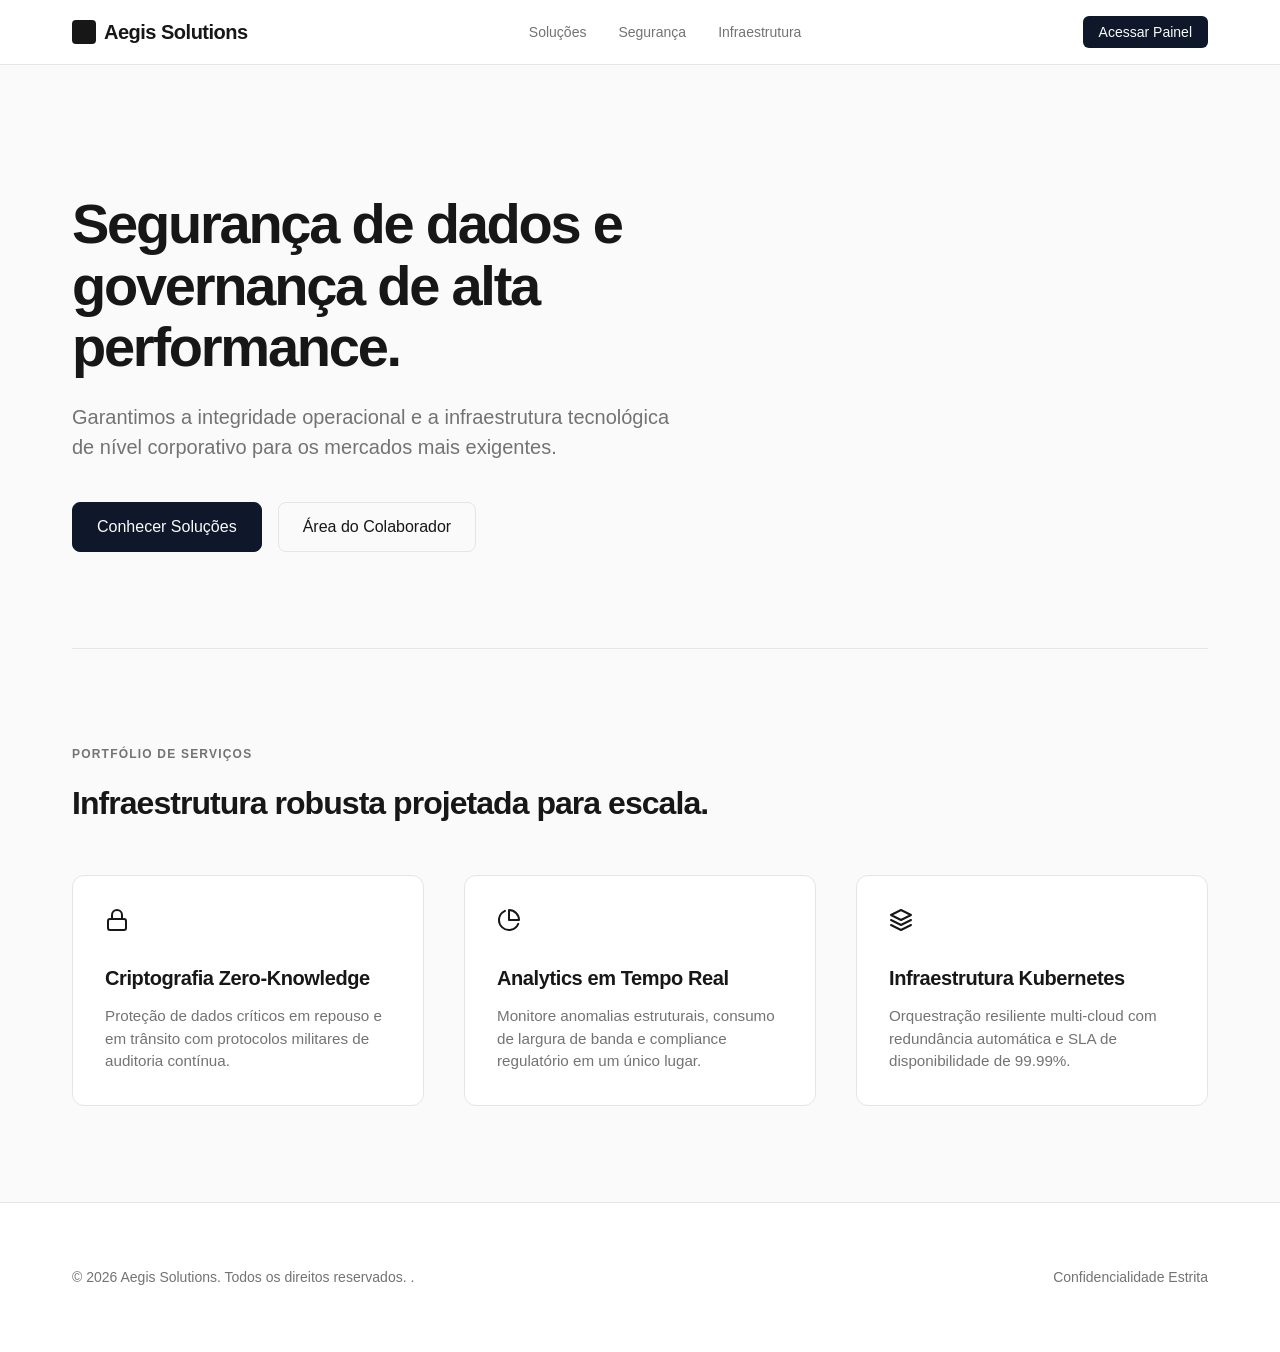
<file: Organizacao.html>
<!DOCTYPE html>
<html lang="pt-BR">
<head>
    <meta charset="UTF-8">
    <meta name="viewport" content="width=device-width, initial-scale=1.0">
    <title>Aegis Enterprise Solutions</title>
    <style>
        :root {
            --bg: #fafafa;
            --surface: #ffffff;
            --text-main: #171717;
            --text-muted: #737373;
            --accent: #0f172a; /* Slate 900 */
            --accent-hover: #334155;
            --border: #e5e5e5;
            --success: #10b981;
            --error: #ef4444;
            --font-sans: -apple-system, BlinkMacSystemFont, "Segoe UI", Roboto, Helvetica, Arial, sans-serif;
        }

        /* Dark mode values if preferred */
        @media (prefers-color-scheme: dark) {
            :root {
                --bg: #0a0a0a;
                --surface: #121212;
                --text-main: #f5f5f5;
                --text-muted: #a3a3a3;
                --accent: #ffffff;
                --accent-hover: #e5e5e5;
                --border: #262626;
            }
        }

        * {
            box-sizing: border-box;
            margin: 0;
            padding: 0;
            font-family: var(--font-sans);
            -webkit-font-smoothing: antialiased;
        }

        body {
            background-color: var(--bg);
            color: var(--text-main);
            line-height: 1.5;
            overflow-x: hidden;
            transition: background-color 0.3s, color 0.3s;
        }

        /* Layout Container */
        .container {
            max-width: 1200px;
            margin: 0 auto;
            padding: 0 2rem;
        }

        /* Navbar */
        nav {
            border-bottom: 1px solid var(--border);
            background: var(--surface);
            position: sticky;
            top: 0;
            z-index: 100;
        }

        .nav-wrapper {
            display: flex;
            justify-content: space-between;
            align-items: center;
            height: 4rem;
        }

        .logo {
            font-weight: 700;
            font-size: 1.25rem;
            letter-spacing: -0.025em;
            display: flex;
            align-items: center;
            gap: 0.5rem;
        }

        .logo-symbol {
            width: 1.5rem;
            height: 1.5rem;
            background: var(--text-main);
            border-radius: 4px;
        }

        .nav-links {
            display: flex;
            gap: 2rem;
            list-style: none;
        }

        .nav-links a {
            color: var(--text-muted);
            text-decoration: none;
            font-size: 0.875rem;
            font-weight: 500;
            transition: color 0.2s;
        }

        .nav-links a:hover {
            color: var(--text-main);
        }

        .nav-cta {
            background: var(--accent);
            color: var(--bg);
            border: none;
            padding: 0.5rem 1rem;
            border-radius: 6px;
            font-size: 0.875rem;
            font-weight: 500;
            cursor: pointer;
            transition: opacity 0.2s;
        }

        .nav-cta:hover {
            opacity: 0.9;
        }

        /* Hero Section (Decide/Learn Surface) */
        .hero {
            padding: 8rem 0 6rem;
            text-align: left;
        }

        .hero-title {
            font-size: 3.5rem;
            font-weight: 800;
            letter-spacing: -0.04em;
            line-height: 1.1;
            margin-bottom: 1.5rem;
            max-width: 800px;
        }

        .hero-subtitle {
            font-size: 1.25rem;
            color: var(--text-muted);
            max-width: 600px;
            margin-bottom: 2.5rem;
        }

        .hero-ctas {
            display: flex;
            gap: 1rem;
        }

        .btn {
            padding: 0.75rem 1.5rem;
            border-radius: 8px;
            font-weight: 500;
            font-size: 1rem;
            cursor: pointer;
            transition: all 0.2s;
            text-decoration: none;
            display: inline-block;
        }

        .btn-primary {
            background: var(--accent);
            color: var(--bg);
            border: 1px solid var(--accent);
        }

        .btn-primary:hover {
            background: var(--accent-hover);
        }

        .btn-secondary {
            background: transparent;
            color: var(--text-main);
            border: 1px solid var(--border);
        }

        .btn-secondary:hover {
            background: var(--surface);
            border-color: var(--text-main);
        }

        /* Features Section */
        .features {
            padding: 6rem 0;
            border-top: 1px solid var(--border);
        }

        .section-label {
            font-size: 0.75rem;
            text-transform: uppercase;
            letter-spacing: 0.1em;
            font-weight: 700;
            color: var(--text-muted);
            margin-bottom: 1rem;
        }

        .section-title {
            font-size: 2rem;
            font-weight: 700;
            letter-spacing: -0.03em;
            margin-bottom: 3rem;
        }

        .feature-grid {
            display: grid;
            grid-template-columns: repeat(auto-fit, minmax(280px, 1fr));
            gap: 2.5rem;
        }

        .feature-card {
            background: var(--surface);
            border: 1px solid var(--border);
            padding: 2rem;
            border-radius: 12px;
            transition: border-color 0.2s;
        }

        .feature-card:hover {
            border-color: var(--text-main);
        }

        .feature-icon {
            margin-bottom: 1.5rem;
            color: var(--text-main);
        }

        .feature-card h3 {
            font-size: 1.25rem;
            font-weight: 600;
            margin-bottom: 0.75rem;
            letter-spacing: -0.02em;
        }

        .feature-card p {
            color: var(--text-muted);
            font-size: 0.95rem;
        }

        /* Footer */
        footer {
            border-top: 1px solid var(--border);
            padding: 4rem 0;
            background: var(--surface);
            font-size: 0.875rem;
            color: var(--text-muted);
        }

        .footer-wrapper {
            display: flex;
            justify-content: space-between;
            align-items: center;
        }

        .secret-anchor {
            text-decoration: none;
            color: inherit;
            cursor: default;
        }

        /* Hidden Employee SSO Portal Modal (Operate Surface) */
        .modal {
            display: none;
            position: fixed;
            top: 0;
            left: 0;
            width: 100%;
            height: 100%;
            background: rgba(0, 0, 0, 0.4);
            backdrop-filter: blur(4px);
            justify-content: center;
            align-items: center;
            z-index: 1000;
        }

        .modal-card {
            background: var(--surface);
            border: 1px solid var(--border);
            border-radius: 16px;
            width: 100%;
            max-width: 420px;
            padding: 2.5rem;
            box-shadow: 0 20px 25px -5px rgba(0, 0, 0, 0.1), 0 10px 10px -5px rgba(0, 0, 0, 0.04);
            animation: slideUp 0.3s cubic-bezier(0.16, 1, 0.3, 1);
        }

        @keyframes slideUp {
            from { transform: translateY(10px); opacity: 0; }
            to { transform: translateY(0); opacity: 1; }
        }

        .modal-header {
            margin-bottom: 2rem;
        }

        .modal-title {
            font-size: 1.5rem;
            font-weight: 700;
            letter-spacing: -0.03em;
            margin-bottom: 0.5rem;
        }

        .modal-subtitle {
            font-size: 0.875rem;
            color: var(--text-muted);
        }

        .form-group {
            margin-bottom: 1.25rem;
        }

        .form-group label {
            display: block;
            font-size: 0.875rem;
            font-weight: 500;
            margin-bottom: 0.5rem;
        }

        .form-control {
            width: 100%;
            padding: 0.75rem 1rem;
            border: 1px solid var(--border);
            border-radius: 8px;
            background: var(--bg);
            color: var(--text-main);
            font-size: 0.95rem;
            transition: border-color 0.2s;
        }

        .form-control:focus {
            outline: none;
            border-color: var(--text-main);
        }

        .modal-actions {
            margin-top: 2rem;
            display: flex;
            flex-direction: column;
            gap: 0.75rem;
        }

        /* Employee Dashboard (Monitor Surface) - Initially Hidden */
        #dashboard {
            display: none;
            padding: 6rem 0;
            border-top: 1px solid var(--border);
            animation: fadeIn 0.4s ease;
        }

        @keyframes fadeIn {
            from { opacity: 0; }
            to { opacity: 1; }
        }

        .db-header {
            display: flex;
            justify-content: space-between;
            align-items: center;
            margin-bottom: 3rem;
        }

        .status-badge {
            display: inline-flex;
            align-items: center;
            gap: 0.5rem;
            font-size: 0.875rem;
            font-weight: 500;
            color: var(--success);
            background: rgba(16, 185, 129, 0.1);
            padding: 0.25rem 0.75rem;
            border-radius: 9999px;
        }

        .status-dot {
            width: 0.5rem;
            height: 0.5rem;
            background: var(--success);
            border-radius: 50%;
        }

        .db-grid {
            display: grid;
            grid-template-columns: 2fr 1fr;
            gap: 2.5rem;
        }

        @media (max-width: 768px) {
            .db-grid {
                grid-template-columns: 1fr;
            }
        }

        .db-card {
            background: var(--surface);
            border: 1px solid var(--border);
            border-radius: 12px;
            padding: 2rem;
        }

        .db-card h3 {
            font-size: 1.25rem;
            font-weight: 600;
            margin-bottom: 1.5rem;
            letter-spacing: -0.02em;
        }

        /* Enterprise Directory Table */
        .table-wrapper {
            overflow-x: auto;
        }

        table {
            width: 100%;
            border-collapse: collapse;
            text-align: left;
            font-size: 0.875rem;
        }

        th {
            padding: 0.75rem 1rem;
            border-bottom: 2px solid var(--border);
            font-weight: 600;
            color: var(--text-muted);
        }

        td {
            padding: 1rem;
            border-bottom: 1px solid var(--border);
        }

        .badge-dept {
            background: var(--bg);
            border: 1px solid var(--border);
            padding: 0.125rem 0.5rem;
            border-radius: 4px;
            font-size: 0.75rem;
            font-weight: 500;
        }

        /* Terminal-like Logs Card */
        .logs-panel {
            background: #171717;
            color: #a3a3a3;
            font-family: monospace;
            padding: 1.5rem;
            border-radius: 8px;
            font-size: 0.8rem;
            height: 240px;
            overflow-y: auto;
        }

        .log-entry {
            margin-bottom: 0.5rem;
        }

        .log-time {
            color: #525252;
            margin-right: 0.5rem;
        }

        .log-success {
            color: #4ade80;
        }
    </style>
</head>
<body>

    <!-- Navigation -->
    <nav>
        <div class="container nav-wrapper">
            <div class="logo">
                <div class="logo-symbol"></div>
                Aegis Solutions
            </div>
            <ul class="nav-links">
                <li><a href="#features">Soluções</a></li>
                <li><a href="#about">Segurança</a></li>
                <li><a href="#compliance">Infraestrutura</a></li>
            </ul>
            <button class="nav-cta" onclick="document.getElementById('contact-alert').style.display='block'">Acessar Painel</button>
        </div>
    </nav>

    <!-- Hero Area (Decide/Learn) -->
    <main class="container">
        <section class="hero">
            <h1 class="hero-title">Segurança de dados e governança de alta performance.</h1>
            <p class="hero-subtitle">Garantimos a integridade operacional e a infraestrutura tecnológica de nível corporativo para os mercados mais exigentes.</p>
            <div class="hero-ctas">
                <a href="#features" class="btn btn-primary">Conhecer Soluções</a>
                <a href="javascript:void(0)" onclick="openSsoModal()" class="btn btn-secondary">Área do Colaborador</a>
            </div>
        </section>

        <!-- Features (Decide/Learn Grid) -->
        <section class="features" id="features">
            <div class="section-label">Portfólio de Serviços</div>
            <h2 class="section-title">Infraestrutura robusta projetada para escala.</h2>
            <div class="feature-grid">
                <div class="feature-card">
                    <svg class="feature-icon" width="24" height="24" viewBox="0 0 24 24" fill="none" stroke="currentColor" stroke-width="2" stroke-linecap="round" stroke-linejoin="round"><rect x="3" y="11" width="18" height="11" rx="2" ry="2"></rect><path d="M7 11V7a5 5 0 0 1 10 0v4"></path></svg>
                    <h3>Criptografia Zero-Knowledge</h3>
                    <p>Proteção de dados críticos em repouso e em trânsito com protocolos militares de auditoria contínua.</p>
                </div>
                <div class="feature-card">
                    <svg class="feature-icon" width="24" height="24" viewBox="0 0 24 24" fill="none" stroke="currentColor" stroke-width="2" stroke-linecap="round" stroke-linejoin="round"><path d="M21.21 15.89A10 10 0 1 1 8 2.83"></path><path d="M22 12A10 10 0 0 0 12 2v10z"></path></svg>
                    <h3>Analytics em Tempo Real</h3>
                    <p>Monitore anomalias estruturais, consumo de largura de banda e compliance regulatório em um único lugar.</p>
                </div>
                <div class="feature-card">
                    <svg class="feature-icon" width="24" height="24" viewBox="0 0 24 24" fill="none" stroke="currentColor" stroke-width="2" stroke-linecap="round" stroke-linejoin="round"><polygon points="12 2 2 7 12 12 22 7 12 2"></polygon><polyline points="2 17 12 22 22 17"></polyline><polyline points="2 12 12 17 22 12"></polyline></svg>
                    <h3>Infraestrutura Kubernetes</h3>
                    <p>Orquestração resiliente multi-cloud com redundância automática e SLA de disponibilidade de 99.99%.</p>
                </div>
            </div>
        </section>

        <!-- Dynamic / Secret Employee Dashboard (Monitor / Operate Surface) -->
        <section id="dashboard">
            <div class="db-header">
                <div>
                    <div class="section-label" style="margin-bottom:0.25rem;">Painel de Controle Interno</div>
                    <h2 class="section-title" style="margin-bottom:0;">Consolo Operacional</h2>
                </div>
                <span class="status-badge">
                    <span class="status-dot"></span>
                    Sistemas Operacionais
                </span>
            </div>

            <div class="db-grid">
                <!-- Directory (Database Visualizer) -->
                <div class="db-card">
                    <h3>Base de Dados de Colaboradores</h3>
                    <div class="table-wrapper">
                        <table>
                            <thead>
                                <tr>
                                    <th>ID</th>
                                    <th>Nome</th>
                                    <th>Departamento</th>
                                    <th>Credencial</th>
                                </tr>
                            </thead>
                            <tbody id="directory-body">
                                <!-- Populated dynamically -->
                            </tbody>
                        </table>
                    </div>
                </div>

                <!-- Diagnostics & Security Logs -->
                <div class="db-card">
                    <h3>Registros de Segurança (Logs)</h3>
                    <div class="logs-panel" id="logs-terminal">
                        <!-- Simulated logs populate here -->
                    </div>
                </div>
            </div>
        </section>
    </main>

    <!-- Footer with secret SSO trigger -->
    <footer>
        <div class="container footer-wrapper">
            <div>
                © 2026 Aegis Solutions. Todos os direitos reservados. 
                <!-- Secret dot trigger: subtle hidden link -->
                <a href="javascript:void(0)" onclick="openSsoModal()" class="secret-anchor">.</a>
            </div>
            <div>
                Confidencialidade Estrita
            </div>
        </div>
    </footer>

    <!-- Enterprise SSO Login Modal (SSO Style UI) -->
    <div class="modal" id="sso-modal" onclick="closeSsoModalOutside(event)">
        <div class="modal-card" onclick="event.stopPropagation()">
            <div class="modal-header">
                <h3 class="modal-title">Aegis Single Sign-On</h3>
                <p class="modal-subtitle">Insira suas credenciais corporativas autorizadas.</p>
            </div>
            
            <div class="form-group">
                <label for="sso-user">E-mail Corporativo</label>
                <input type="email" id="sso-user" class="form-control" placeholder="usuario@aegis.corp" autocomplete="off">
            </div>

            <div class="form-group">
                <label for="sso-pass">Código de Acesso</label>
                <input type="password" id="sso-pass" class="form-control" placeholder="••••••••" autocomplete="off">
            </div>

            <div class="modal-actions">
                <button class="btn btn-primary" onclick="attemptLogin()">Autenticar</button>
                <button class="btn btn-secondary" onclick="closeSsoModal()">Cancelar</button>
            </div>
        </div>
    </div>

    <!-- Fallback general modal for public "Acessar Painel" -->
    <div class="modal" id="contact-alert" onclick="this.style.display='none'">
        <div class="modal-card" onclick="event.stopPropagation()">
            <h3 class="modal-title" style="margin-bottom: 1rem;">Área Restrita</h3>
            <p style="font-size: 0.95rem; color: var(--text-muted); margin-bottom: 2rem;">Este painel corporativo exige conexões VPN locais e autenticação biométrica avançada para visitantes.</p>
            <button class="btn btn-primary" style="width:100%;" onclick="document.getElementById('contact-alert').style.display='none'">Fechar</button>
        </div>
    </div>

    <script>
        // Highly realistic mockup database
        const employees = [
            { id: "AEG-01", name: "Natã N.", dept: "Chief Operations Officer", credential: "Nível 5 (Líder)" },
            { id: "AEG-02", name: "Sonya A.I.", dept: "Sistemas Cognitivos", credential: "Nível 5 (Total)" },
            { id: "AEG-09", name: "Gabriel S.", dept: "Infraestrutura Física", credential: "Nível 3" },
            { id: "AEG-14", name: "Juliana K.", dept: "Auditoria Interna", credential: "Nível 4" },
            { id: "AEG-23", name: "Rodrigo M.", dept: "DevOps & Cloud", credential: "Nível 3" }
        ];

        // System Diagnostic Log Generator
        const logLines = [
            "Initializing handshake with Aegis-Core DB cluster...",
            "SSO authentication provider verified successfully.",
            "Integrity checking database partition AEG_SECTOR_05...",
            "VPN active connection: node-saopaulo-04.aegis.corp established.",
            "Docker cluster status: healthy [24 active instances]",
            "SIEM analyzer: zero threat factors registered in last 60m.",
            "Active encryption keys rotation initiated [SHA-512]."
        ];

        function openSsoModal() {
            document.getElementById('sso-modal').style.display = 'flex';
            document.getElementById('sso-user').focus();
        }

        function closeSsoModal() {
            document.getElementById('sso-modal').style.display = 'none';
        }

        function closeSsoModalOutside(event) {
            closeSsoModal();
        }

        function attemptLogin() {
            const user = document.getElementById('sso-user').value.trim();
            const pass = document.getElementById('sso-pass').value.trim();

            // Simple admin check: credential is 'admin123'
            if (pass === "admin123" && user.endsWith("@aegis.corp")) {
                closeSsoModal();
                showDashboard();
            } else {
                alert("Falha de autenticação. Código de acesso ou credencial inválidos para servidores seguros.");
            }
        }

        function showDashboard() {
            const dbSection = document.getElementById('dashboard');
            dbSection.style.display = 'block';
            dbSection.scrollIntoView({ behavior: 'smooth' });

            // Populate directory table
            const tbody = document.getElementById('directory-body');
            tbody.innerHTML = "";
            employees.forEach(emp => {
                const tr = document.createElement('tr');
                tr.innerHTML = `
                    <td><code>${emp.id}</code></td>
                    <td><strong>${emp.name}</strong></td>
                    <td><span class="badge-dept">${emp.dept}</span></td>
                    <td>${emp.credential}</td>
                `;
                tbody.appendChild(tr);
            });

            // Populate and start terminal logs simulation
            const logsContainer = document.getElementById('logs-terminal');
            logsContainer.innerHTML = "";
            
            let logIndex = 0;
            function addLogLine() {
                if (logIndex < logLines.length) {
                    const line = logLines[logIndex];
                    const timestamp = new Date().toISOString().split('T')[1].substring(0, 8);
                    
                    const logEl = document.createElement('div');
                    logEl.className = "log-entry";
                    logEl.innerHTML = `
                        <span class="log-time">[${timestamp}]</span> 
                        <span class="${line.includes('verified') || line.includes('healthy') ? 'log-success' : ''}">${line}</span>
                    `;
                    logsContainer.appendChild(logEl);
                    logsContainer.scrollTop = logsContainer.scrollHeight;
                    logIndex++;
                    setTimeout(addLogLine, 600);
                }
            }
            addLogLine();
        }

        // Secret keyboard shortcut: Ctrl+Alt+S triggers SSO modal (less conflict with OS shortcuts)
        document.addEventListener('keydown', function(event) {
            if (event.ctrlKey && event.altKey && event.key === 's') {
                event.preventDefault();
                openSsoModal();
            }
        });
    </script>
</body>
</html>
</file>
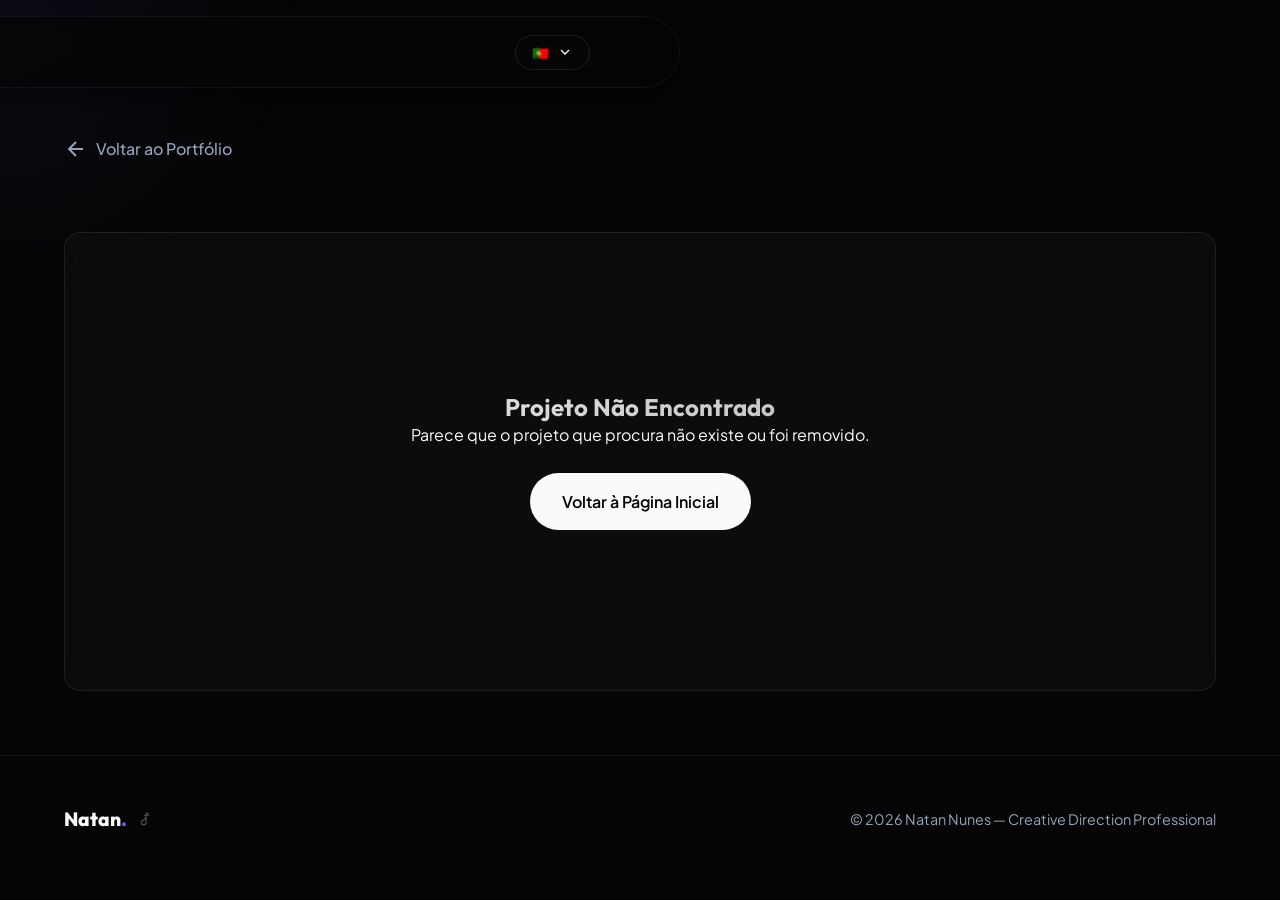
<file: project.html>
<!DOCTYPE html>
<html lang="pt">
<head>
    <meta charset="UTF-8">
    <meta name="viewport" content="width=device-width, initial-scale=1.0">
    <title>Detalhes do Projeto | Natan Nunes — Creative Direction Professional</title>
    <meta name="description" content="Detalhes do projeto no portfolio de Natan Nunes — Video Editor, Graphic Designer e Social Media Specialist baseado em Angola.">
    <meta name="author" content="Natan Nunes">
    <meta name="robots" content="index, follow">

    <!-- Open Graph / Social Sharing -->
    <meta property="og:type" content="website">
    <meta property="og:title" content="Natan Nunes | Creative Direction Professional">
    <meta property="og:description" content="Video Editor, Graphic Designer & Social Media Specialist. Criando experiências visuais premium baseado em Angola.">
    <meta property="og:image" content="assets/og-image.png">
    <meta name="twitter:card" content="summary_large_image">
    <meta name="twitter:title" content="Natan Nunes | Creative Direction Professional">
    <meta name="twitter:image" content="assets/og-image.png">

    <!-- Favicon -->
    <link rel="icon" type="image/svg+xml" href="assets/favicon.svg">
    <link rel="shortcut icon" href="assets/favicon.svg">

    <link rel="preconnect" href="https://fonts.googleapis.com">
    <link rel="preconnect" href="https://fonts.gstatic.com" crossorigin>
    <link href="https://fonts.googleapis.com/css2?family=Outfit:wght@300;400;600;800&family=Plus+Jakarta+Sans:wght@400;500;700&display=swap" rel="stylesheet">
    <link rel="stylesheet" href="style.css">
</head>
<body class="project-page">
    <!-- Custom Mouse Glow -->
    <div class="cursor-glow"></div>
    
    <!-- Navigation -->
    <header class="navbar glass scrolled" style="position: sticky; top: 1rem; margin-bottom: 2rem;">
        <div class="container nav-container flex-between">
            <a href="index.html" class="brand">Natan<span>.</span>Nunes</a>
            <div class="nav-actions" style="display: flex; align-items: center; gap: 1rem;">
                <div class="lang-switcher">
                    <button class="current-lang"><span id="current-lang-icon">🇵🇹</span> <svg viewBox="0 0 24 24" width="16" height="16" stroke="currentColor" stroke-width="2" fill="none"><polyline points="6 9 12 15 18 9"></polyline></svg></button>
                    <div class="lang-dropdown glass">
                        <button class="lang-btn active" data-lang="pt">🇵🇹 PT</button>
                        <button class="lang-btn" data-lang="en">🇬🇧 EN</button>
                        <button class="lang-btn" data-lang="es">🇪🇸 ES</button>
                    </div>
                </div>
            </div>
        </div>
    </header>

    <main class="container">
        <div class="project-header">
            <a href="index.html" class="btn-back">
                <svg width="24" height="24" viewBox="0 0 24 24" fill="none" stroke="currentColor" stroke-width="2"><line x1="19" y1="12" x2="5" y2="12"></line><polyline points="12 19 5 12 12 5"></polyline></svg>
                <span data-i18n="btn_back_portfolio">Voltar ao Portfólio</span>
            </a>
        </div>

        <section id="project-content">
            <!-- Content will be injected here by project.js -->
        </section>
    </main>

    <footer class="footer">
        <div class="container flex-between footer-content">
            <div class="footer-logo">Natan<span>.</span> <svg class="easter-guitar" style="width: 14px; height: 14px; cursor: pointer; margin-left: 8px; opacity: 0.3; transition: opacity 0.3s;" onmouseover="this.style.opacity='1'" onmouseout="this.style.opacity='0.3'" viewBox="0 0 24 24" fill="none" stroke="currentColor" stroke-width="2" stroke-linecap="round" stroke-linejoin="round"><path d="M12 18a4 4 0 1 1-4-4c0-2 2-2 4-4v8z"/><path d="M12 10V4a2 2 0 0 1 2-2h0a2 2 0 0 1 2 2v2"/><path d="M14 6H9"/></svg></div>
            <p>&copy; 2026 Natan Nunes &mdash; Creative Direction Professional</p>
        </div>
    </footer>

    <!-- Scripts -->
    <!-- Load language first -->
    <script src="lang.js"></script>
    <!-- Load data first -->
    <script src="projects-data.js"></script>
    <!-- Common script for mouse glow -->
    <script src="script.js"></script>
    <!-- Specific script for project page -->
    <script src="project.js"></script>
</body>
</html>
</file>
<file: style.css>
/* ==========================================================================
   Premium Agency Portfolio - Natan Nunes
   ========================================================================== */

:root {
    /* Color Palette */
    --bg-dark: #050505;
    --bg-card: rgba(255, 255, 255, 0.03);
    --bg-card-hover: rgba(255, 255, 255, 0.06);
    --border-color: rgba(255, 255, 255, 0.08);
    --primary: #6366f1;
    --primary-glow: rgba(99, 102, 241, 0.4);
    --secondary: #a855f7;
    --text-main: #f8fafc;
    --text-muted: #94a3b8;

    /* Typography */
    --font-heading: 'Outfit', sans-serif;
    --font-body: 'Plus Jakarta Sans', sans-serif;

    /* Transitions */
    --transition-fast: 0.2s cubic-bezier(0.4, 0, 0.2, 1);
    --transition-slow: 0.5s cubic-bezier(0.22, 1, 0.36, 1);
}

/* Base Reset */
*,
*::before,
*::after {
    box-sizing: border-box;
    margin: 0;
    padding: 0;
}

html {
    scroll-behavior: smooth;
    font-size: 16px;
    overflow-x: hidden;
}

body {
    background-color: var(--bg-dark);
    color: var(--text-main);
    font-family: var(--font-body);
    line-height: 1.6;
    overflow-x: hidden;
    position: relative;
    -webkit-font-smoothing: antialiased;
}

/* Custom Cursor Glow */
.cursor-glow {
    position: fixed;
    top: 0;
    left: 0;
    width: 600px;
    height: 600px;
    background: radial-gradient(circle, rgba(99, 102, 241, 0.08) 0%, rgba(0, 0, 0, 0) 70%);
    border-radius: 50%;
    transform: translate(-50%, -50%);
    pointer-events: none;
    z-index: -1;
    transition: transform 0.1s ease;
}

/* Typography */
h1,
h2,
h3,
h4,
h5,
h6 {
    font-family: var(--font-heading);
    font-weight: 700;
    line-height: 1.2;
}

.gradient-text {
    background: linear-gradient(135deg, #fff 0%, #a5a5a5 100%);
    -webkit-background-clip: text;
    -webkit-text-fill-color: transparent;
    background-clip: text;
}

a {
    text-decoration: none;
    color: inherit;
}

/* Layout Utilities */
.container {
    width: 90%;
    max-width: 1280px;
    margin: 0 auto;
}

.section {
    padding: 8rem 0;
}

.relative {
    position: relative;
}

.flex-between {
    display: flex;
    justify-content: space-between;
    align-items: center;
}

/* Glassmorphism */
.glass {
    background: var(--bg-card);
    backdrop-filter: blur(16px);
    -webkit-backdrop-filter: blur(16px);
    border: 1px solid var(--border-color);
    border-radius: 16px;
}

/* Background Blurs */
.bg-blur {
    position: absolute;
    width: 40vw;
    height: 40vw;
    max-width: 500px;
    max-height: 500px;
    border-radius: 50%;
    filter: blur(100px);
    z-index: -1;
    opacity: 0.15;
}

.bg-blur.left {
    background: var(--primary);
    left: -10%;
    top: 20%;
}

.bg-blur.right {
    background: var(--secondary);
    right: -10%;
    top: 50%;
}

/* Buttons */
.btn {
    display: inline-flex;
    align-items: center;
    justify-content: center;
    gap: 0.5rem;
    padding: 1rem 2rem;
    font-family: var(--font-body);
    font-weight: 600;
    font-size: 1rem;
    border-radius: 100px;
    transition: var(--transition-fast);
    cursor: pointer;
    border: none;
}

.btn-primary {
    background: var(--text-main);
    color: var(--bg-dark);
}

.btn-primary:hover {
    transform: translateY(-2px);
    box-shadow: 0 10px 25px rgba(255, 255, 255, 0.15);
}

.btn-outline {
    background: transparent;
    color: var(--text-main);
    border: 1px solid var(--border-color);
}

.btn-outline:hover {
    background: var(--bg-card-hover);
    border-color: rgba(255, 255, 255, 0.2);
}

.btn-accent {
    background: linear-gradient(135deg, rgba(99, 102, 241, 0.15) 0%, rgba(168, 85, 247, 0.15) 100%);
    color: var(--text-main);
    border: 1px solid rgba(99, 102, 241, 0.4);
    box-shadow: 0 4px 15px rgba(99, 102, 241, 0.1);
    backdrop-filter: blur(10px);
    -webkit-backdrop-filter: blur(10px);
}

.btn-accent:hover {
    background: linear-gradient(135deg, var(--primary) 0%, var(--secondary) 100%);
    border-color: transparent;
    color: #fff;
    box-shadow: 0 10px 25px rgba(99, 102, 241, 0.4);
    transform: translateY(-2px);
}

/* Navbar */
.navbar {
    position: fixed;
    top: 1rem;
    left: 50%;
    transform: translateX(-50%);
    width: 95%;
    max-width: 1200px;
    z-index: 1000;
    padding: 1rem 2rem;
    border-radius: 100px;
    transition: var(--transition-slow);
}

.navbar.scrolled {
    background: rgba(5, 5, 5, 0.8);
    box-shadow: 0 10px 30px rgba(0, 0, 0, 0.5);
    border: 1px solid rgba(255, 255, 255, 0.05);
}

.brand {
    font-family: var(--font-heading);
    font-size: 1.5rem;
    font-weight: 800;
    letter-spacing: -0.5px;
}

.brand span {
    color: var(--primary);
}

.nav-links {
    display: flex;
    list-style: none;
    gap: 2rem;
    align-items: center;
}

.nav-link {
    font-size: 0.9rem;
    font-weight: 500;
    color: var(--text-muted);
    transition: var(--transition-fast);
}

.nav-link:hover {
    color: var(--text-main);
}

.btn-contact {
    background: var(--text-main);
    color: var(--bg-dark);
    padding: 0.6rem 1.2rem;
    border-radius: 100px;
}

.btn-contact:hover {
    color: var(--bg-dark);
    background: #e2e8f0;
}

.mobile-menu-btn {
    display: none;
    background: transparent;
    border: none;
    cursor: pointer;
    flex-direction: column;
    gap: 5px;
}

.mobile-menu-btn span {
    width: 25px;
    height: 2px;
    background: var(--text-main);
    transition: 0.3s;
}

/* Hero Section */
.hero {
    min-height: 100vh;
    display: flex;
    align-items: center;
    justify-content: center;
    position: relative;
    padding-top: 120px;
}

#hero-canvas {
    position: absolute;
    top: 0;
    left: 0;
    width: 100%;
    height: 100%;
    z-index: 0;
    opacity: 0.6;
}

.hero-bg-glow {
    position: absolute;
    top: 40%;
    left: 50%;
    transform: translate(-50%, -50%);
    width: 60vw;
    height: 60vw;
    background: radial-gradient(circle, rgba(99, 102, 241, 0.15) 0%, rgba(168, 85, 247, 0.05) 40%, rgba(0, 0, 0, 0) 70%);
    z-index: 0;
    pointer-events: none;
}

.hero-content {
    position: relative;
    z-index: 1;
    text-align: center;
    max-width: 900px;
}

.hero-badge {
    display: inline-block;
    padding: 0.5rem 1rem;
    background: rgba(255, 255, 255, 0.05);
    border: 1px solid var(--border-color);
    border-radius: 100px;
    font-size: 0.85rem;
    font-weight: 500;
    color: var(--text-muted);
    margin-bottom: 2rem;
    backdrop-filter: blur(10px);
}

.hero-badge::before {
    content: '';
    display: inline-block;
    width: 8px;
    height: 8px;
    background: #10b981;
    border-radius: 50%;
    margin-right: 8px;
    box-shadow: 0 0 10px #10b981;
}

.hero-title {
    font-size: clamp(3rem, 8vw, 6rem);
    letter-spacing: -0.03em;
    margin-bottom: 1.5rem;
}

.hero-subtitle {
    font-size: clamp(1.1rem, 2vw, 1.5rem);
    color: var(--text-muted);
    margin-bottom: 3rem;
    max-width: 600px;
    margin-inline: auto;
}

.hero-actions {
    display: flex;
    gap: 1rem;
    justify-content: center;
}

.scroll-indicator {
    position: absolute;
    bottom: 2rem;
    left: 50%;
    transform: translateX(-50%);
    z-index: 1;
    display: flex;
    flex-direction: column;
    align-items: center;
    gap: 0.25rem;
}

.scroll-text {
    font-size: 0.75rem;
    font-weight: 500;
    color: var(--text-muted);
    letter-spacing: 0.15em;
    text-transform: uppercase;
}

.scroll-chevrons {
    display: flex;
    flex-direction: column;
    align-items: center;
    gap: -8px;
}

.scroll-chevron {
    color: var(--text-muted);
    animation: scrollBounce 2s infinite ease-in-out;
}

.scroll-chevron:nth-child(2) {
    margin-top: -10px;
    animation-delay: 0.15s;
    opacity: 0.5;
}

@keyframes scrollBounce {

    0%,
    100% {
        transform: translateY(0);
        opacity: 0.4;
    }

    50% {
        transform: translateY(6px);
        opacity: 1;
    }
}

/* Section Headers */
.section-header {
    margin-bottom: 4rem;
    text-align: center;
}

.section-heading {
    font-size: clamp(2.5rem, 5vw, 4rem);
    letter-spacing: -0.02em;
    margin-bottom: 1rem;
}

.section-subheading {
    color: var(--text-muted);
    font-size: 1.1rem;
    max-width: 600px;
    margin: 0 auto;
}

/* About Section */
.about-grid {
    display: grid;
    grid-template-columns: 1fr 1fr;
    gap: 4rem;
    align-items: center;
}

.about-text .lead {
    font-size: 1.25rem;
    color: var(--text-main);
    margin-bottom: 1.5rem;
}

.about-text p {
    color: var(--text-muted);
    margin-bottom: 1.5rem;
}

/* Tools & Technologies Box */
.tools-container {
    margin-top: 2.5rem;
    padding: 1.5rem 1.75rem;
    border-radius: 16px;
    background: rgba(255, 255, 255, 0.03);
    border: 1px solid rgba(255, 255, 255, 0.08);
    box-shadow: 0 10px 30px rgba(0, 0, 0, 0.25);
    width: 100%;
}

.tools-title {
    font-size: 1.05rem;
    font-weight: 700;
    color: var(--text-main);
    display: inline-flex;
    align-items: center;
    gap: 0.6rem;
    margin-bottom: 1.25rem;
    padding-bottom: 0.75rem;
    border-bottom: 1px solid rgba(255, 255, 255, 0.08);
    width: 100%;
    letter-spacing: -0.01em;
}

.tools-title svg {
    color: var(--primary);
    flex-shrink: 0;
}

.tools-list {
    display: flex;
    flex-direction: column;
    gap: 1.1rem;
}

.tool-group {
    display: flex;
    flex-direction: column;
    gap: 0.45rem;
}

.tool-category {
    font-size: 0.78rem;
    font-weight: 700;
    color: var(--primary);
    letter-spacing: 0.06em;
    text-transform: uppercase;
}

.tool-tags {
    display: flex;
    flex-wrap: wrap;
    gap: 0.5rem;
}

.tool-tag {
    display: inline-flex;
    align-items: center;
    padding: 0.35rem 0.8rem;
    background: rgba(255, 255, 255, 0.05);
    border: 1px solid rgba(255, 255, 255, 0.1);
    border-radius: 8px;
    font-size: 0.82rem;
    color: var(--text-main);
    transition: var(--transition-fast);
    font-weight: 500;
    line-height: 1.3;
}

.tool-tag:hover {
    background: rgba(99, 102, 241, 0.2);
    border-color: rgba(99, 102, 241, 0.5);
    color: #fff;
    transform: translateY(-2px);
    box-shadow: 0 4px 12px rgba(99, 102, 241, 0.2);
}

.about-stats {
    display: grid;
    grid-template-columns: 1fr 1fr;
    gap: 2rem;
    padding: 3rem;
}

.stat-item h3 {
    font-size: 3rem;
    background: linear-gradient(135deg, var(--primary), var(--secondary));
    -webkit-background-clip: text;
    -webkit-text-fill-color: transparent;
    margin-bottom: 0.5rem;
}

.stat-item p {
    color: var(--text-muted);
    font-size: 0.9rem;
    font-weight: 500;
}

/* Services */
.services-grid {
    display: grid;
    grid-template-columns: repeat(auto-fit, minmax(min(320px, 100%), 1fr));
    gap: 2rem;
}

.service-card {
    padding: 2.5rem;
    transition: var(--transition-slow);
}

.service-card:hover {
    background: var(--bg-card-hover);
    transform: translateY(-10px);
    border-color: rgba(255, 255, 255, 0.15);
}

.service-icon {
    width: 50px;
    height: 50px;
    background: rgba(255, 255, 255, 0.05);
    border-radius: 12px;
    display: flex;
    align-items: center;
    justify-content: center;
    margin-bottom: 1.5rem;
    color: var(--primary);
}

.service-icon svg {
    width: 24px;
    height: 24px;
}

.service-card h3 {
    font-size: 1.5rem;
    margin-bottom: 1rem;
}

.service-card p {
    color: var(--text-muted);
}

/* Portfolio */
.portfolio-filters {
    display: flex;
    justify-content: center;
    gap: 1rem;
    margin-bottom: 3rem;
    flex-wrap: wrap;
}

.filter-btn {
    background: transparent;
    border: 1px solid var(--border-color);
    color: var(--text-muted);
    padding: 0.6rem 1.5rem;
    border-radius: 100px;
    cursor: pointer;
    transition: var(--transition-fast);
    font-family: var(--font-body);
    font-weight: 500;
}

.filter-btn.active,
.filter-btn:hover {
    background: var(--text-main);
    color: var(--bg-dark);
}

.portfolio-gallery {
    display: grid;
    grid-template-columns: repeat(auto-fill, minmax(min(350px, 100%), 1fr));
    gap: 2rem;
}

.portfolio-item {
    overflow: hidden;
    position: relative;
    border-radius: 16px;
    aspect-ratio: 4/3;
}

.portfolio-img {
    width: 100%;
    height: 100%;
    position: relative;
}

.portfolio-img img,
.portfolio-img video {
    width: 100%;
    height: 100%;
    object-fit: cover;
    transition: transform 0.7s cubic-bezier(0.22, 1, 0.36, 1);
}

.portfolio-item:hover img,
.portfolio-item:hover video {
    transform: scale(1.05);
}

.portfolio-overlay {
    position: absolute;
    inset: 0;
    background: linear-gradient(to top, rgba(0, 0, 0, 0.9) 0%, rgba(0, 0, 0, 0.2) 50%, rgba(0, 0, 0, 0) 100%);
    padding: 2rem;
    display: flex;
    flex-direction: column;
    justify-content: flex-end;
    opacity: 0;
    transition: var(--transition-slow);
}

.portfolio-item:hover .portfolio-overlay {
    opacity: 1;
}

.category-tag {
    align-self: flex-start;
    background: var(--primary);
    color: #fff;
    padding: 0.3rem 0.8rem;
    border-radius: 100px;
    font-size: 0.75rem;
    font-weight: 600;
    margin-bottom: 0.5rem;
    transform: translateY(20px);
    transition: var(--transition-slow);
}

.portfolio-overlay h3 {
    font-size: 1.5rem;
    transform: translateY(20px);
    transition: var(--transition-slow);
    transition-delay: 0.1s;
}

.view-project {
    position: absolute;
    top: 2rem;
    right: 2rem;
    width: 45px;
    height: 45px;
    background: rgba(255, 255, 255, 0.1);
    backdrop-filter: blur(5px);
    border-radius: 50%;
    display: flex;
    align-items: center;
    justify-content: center;
    transform: scale(0);
    transition: var(--transition-slow);
    transition-delay: 0.2s;
}

.view-project svg {
    width: 20px;
    height: 20px;
}

.portfolio-item:hover .category-tag,
.portfolio-item:hover h3 {
    transform: translateY(0);
}

.portfolio-item:hover .view-project {
    transform: scale(1);
}

/* Process Timeline */
.timeline {
    position: relative;
    max-width: 800px;
    margin: 0 auto;
}

.timeline::before {
    content: '';
    position: absolute;
    top: 0;
    left: 50%;
    transform: translateX(-50%);
    width: 2px;
    height: 100%;
    background: var(--border-color);
}

.timeline-item {
    position: relative;
    margin-bottom: 4rem;
    width: 100%;
    display: flex;
    justify-content: space-between;
    align-items: center;
}

.timeline-item:nth-child(even) {
    flex-direction: row-reverse;
}

.timeline-icon {
    position: absolute;
    left: 50%;
    transform: translateX(-50%);
    width: 50px;
    height: 50px;
    border-radius: 50%;
    display: flex;
    align-items: center;
    justify-content: center;
    font-family: var(--font-heading);
    font-weight: 700;
    font-size: 1.2rem;
    color: var(--primary);
    background: var(--bg-dark);
    /* override glass slightly */
    z-index: 2;
    border: 2px solid var(--border-color);
}

.timeline-content {
    width: calc(50% - 50px);
    padding: 2rem;
}

.timeline-content h3 {
    margin-bottom: 1rem;
    font-size: 1.5rem;
}

.timeline-content p {
    color: var(--text-muted);
}

/* Testimonials */
.testimonials-grid {
    display: grid;
    grid-template-columns: repeat(auto-fit, minmax(min(350px, 100%), 1fr));
    gap: 2rem;
}

.testimonial-card {
    padding: 3rem;
    position: relative;
}

.quote-icon {
    width: 40px;
    height: 40px;
    color: var(--primary);
    opacity: 0.3;
    margin-bottom: 1.5rem;
}

.testimonial-text {
    font-size: 1.1rem;
    font-style: italic;
    margin-bottom: 2rem;
}

.testimonial-author {
    display: flex;
    align-items: center;
    gap: 1rem;
}

.author-info h4 {
    font-size: 1rem;
}

.author-info span {
    font-size: 0.85rem;
    color: var(--text-muted);
}

/* Contact */
.contact-wrapper {
    padding: 4rem;
    text-align: center;
}

.contact-info p {
    color: var(--text-muted);
    max-width: 500px;
    margin: 1.5rem auto 3rem;
}

.social-links {
    display: flex;
    justify-content: center;
    gap: 1.5rem;
    flex-wrap: wrap;
}

.social-btn {
    display: flex;
    align-items: center;
    gap: 0.8rem;
    padding: 1rem 2rem;
    border-radius: 100px;
    font-weight: 600;
    transition: var(--transition-fast);
    background: rgba(255, 255, 255, 0.05);
    border: 1px solid var(--border-color);
}

.social-btn svg {
    width: 20px;
    height: 20px;
}

.social-btn:hover {
    transform: translateY(-5px);
}

.social-btn.whatsapp:hover {
    background: #25D366;
    border-color: #25D366;
    color: #fff;
}

.social-btn.email:hover {
    background: var(--primary);
    border-color: var(--primary);
    color: #fff;
}

.social-btn.instagram:hover {
    background: #E1306C;
    border-color: #E1306C;
    color: #fff;
}

.social-btn.facebook:hover {
    background: #1877F2;
    border-color: #1877F2;
    color: #fff;
}

/* Footer */
.footer {
    padding: 3rem 0;
    border-top: 1px solid var(--border-color);
    margin-top: 4rem;
}

.footer-logo {
    font-family: var(--font-heading);
    font-weight: 800;
    font-size: 1.2rem;
}

.footer-logo span {
    color: var(--primary);
}

.footer p {
    color: var(--text-muted);
    font-size: 0.9rem;
}

/* Animations & Reveal Classes */
.reveal,
.reveal-left,
.reveal-right,
.hover-up {
    opacity: 0;
    transition: all 0.8s cubic-bezier(0.22, 1, 0.36, 1);
}

.reveal {
    transform: translateY(40px);
}

.reveal-left {
    transform: translateX(-40px);
}

.reveal-right {
    transform: translateX(40px);
}

.hover-up {
    transform: translateY(20px);
}

.reveal.active,
.reveal-left.active,
.reveal-right.active,
.hover-up.active {
    opacity: 1;
    transform: translate(0);
}

/* Responsive */
@media (max-width: 992px) {
    .about-grid {
        grid-template-columns: 1fr;
    }

    .about-stats {
        order: -1;
    }

    .timeline::before {
        left: 30px;
    }

    .timeline-icon {
        left: 30px;
    }

    .timeline-content {
        width: calc(100% - 80px);
        margin-left: 80px;
    }

    .timeline-item:nth-child(even) {
        flex-direction: row;
    }

    .services-grid {
        grid-template-columns: repeat(auto-fit, minmax(min(280px, 100%), 1fr));
    }

    .portfolio-gallery {
        grid-template-columns: repeat(auto-fill, minmax(min(280px, 100%), 1fr));
    }

    .testimonials-grid {
        grid-template-columns: 1fr;
    }
}

@media (max-width: 768px) {

    /* General mobile spacing */
    .section {
        padding: 4rem 0;
    }

    .container {
        width: 92%;
    }

    /* Disable cursor glow on touch devices */
    .cursor-glow {
        display: none;
    }

    /* Navbar mobile */
    .navbar {
        width: 92%;
        padding: 0.8rem 1.2rem;
        top: 0.5rem;
    }

    .nav-menu {
        position: absolute;
        top: 100%;
        left: 0;
        width: 100%;
        background: rgba(5, 5, 5, 0.95);
        backdrop-filter: blur(20px);
        -webkit-backdrop-filter: blur(20px);
        padding: 1.5rem;
        border: 1px solid var(--border-color);
        border-radius: 16px;
        flex-direction: column;
        display: none;
        margin-top: 0.5rem;
    }

    .nav-menu.active {
        display: flex;
    }

    .nav-links {
        flex-direction: column;
        width: 100%;
        gap: 0.75rem;
    }

    .nav-link {
        display: block;
        padding: 0.75rem 1rem;
        border-radius: 12px;
        font-size: 1rem;
        transition: background 0.2s;
    }

    .nav-link:hover,
    .nav-link:active {
        background: rgba(255, 255, 255, 0.05);
    }

    .mobile-menu-btn {
        display: flex;
    }

    .btn-contact {
        text-align: center;
        width: 100%;
        display: block;
        padding: 0.8rem 1.2rem;
    }

    /* Hero mobile */
    .hero {
        padding-top: 100px;
        min-height: 100svh;
    }

    .hero-title {
        font-size: 2.5rem;
    }

    .hero-subtitle {
        font-size: 1rem;
        margin-bottom: 2rem;
        padding: 0 0.5rem;
    }

    .hero-badge {
        font-size: 0.75rem;
        padding: 0.4rem 0.8rem;
        margin-bottom: 1.5rem;
    }

    .hero-actions {
        flex-direction: column;
        align-items: center;
        gap: 0.75rem;
    }

    .hero-actions .btn {
        width: 100%;
        max-width: 300px;
        padding: 0.9rem 1.5rem;
        font-size: 0.95rem;
        justify-content: center;
    }

    .hero-bg-glow {
        width: 100%;
        height: 100%;
    }

    .scroll-indicator {
        bottom: 1.5rem;
    }

    /* Reduce reveal animation distances on mobile */
    .reveal {
        transform: translateY(20px);
    }

    .reveal-left {
        transform: translateX(-20px);
    }

    .reveal-right {
        transform: translateX(20px);
    }

    .hover-up {
        transform: translateY(10px);
    }

    /* About mobile */
    .about-text .lead {
        font-size: 1.1rem;
    }

    .about-stats {
        padding: 1.5rem;
        gap: 1.5rem;
    }

    .stat-item h3 {
        font-size: 2.2rem;
    }

    .stat-item p {
        font-size: 0.8rem;
    }

    .tech-stack {
        gap: 0.4rem;
    }

    .tech-stack span {
        padding: 0.4rem 0.8rem;
        font-size: 0.8rem;
    }

    /* Services mobile */
    .services-grid {
        grid-template-columns: 1fr;
        gap: 1rem;
    }

    .service-card {
        padding: 1.5rem;
    }

    .service-card:hover {
        transform: none;
    }

    .service-card h3 {
        font-size: 1.25rem;
    }

    /* Portfolio mobile */
    .portfolio-filters {
        gap: 0.5rem;
        margin-bottom: 2rem;
    }

    .filter-btn {
        padding: 0.5rem 1rem;
        font-size: 0.85rem;
    }

    .portfolio-gallery {
        grid-template-columns: 1fr;
        gap: 1rem;
    }

    .portfolio-item {
        border-radius: 12px;
    }

    /* Always show overlay on mobile (no hover) */
    .portfolio-overlay {
        opacity: 1;
        background: linear-gradient(to top, rgba(0, 0, 0, 0.85) 0%, rgba(0, 0, 0, 0.1) 60%, rgba(0, 0, 0, 0) 100%);
        padding: 1.5rem;
    }

    .category-tag,
    .portfolio-overlay h3 {
        transform: translateY(0);
    }

    .portfolio-overlay h3 {
        font-size: 1.2rem;
    }

    .view-project {
        transform: scale(1);
        width: 40px;
        height: 40px;
        top: 1rem;
        right: 1rem;
    }

    .portfolio-item:hover img,
    .portfolio-item:hover video {
        transform: none;
    }

    /* Section headers mobile */
    .section-header {
        margin-bottom: 2.5rem;
    }

    .section-heading {
        margin-bottom: 0.75rem;
    }

    /* Timeline mobile */
    .timeline-content {
        padding: 1.5rem;
    }

    .timeline-content h3 {
        font-size: 1.2rem;
    }

    /* Testimonials mobile */
    .testimonials-grid {
        grid-template-columns: 1fr;
        gap: 1rem;
    }

    .testimonial-card {
        padding: 1.5rem;
    }

    .testimonial-text {
        font-size: 1rem;
    }

    /* Contact mobile */
    .contact-wrapper {
        padding: 2rem 1.2rem;
        border-radius: 12px;
    }

    .contact-info p {
        font-size: 0.95rem;
    }

    .social-links {
        flex-direction: column;
        align-items: center;
        gap: 0.75rem;
    }

    .social-btn {
        width: 100%;
        max-width: 300px;
        justify-content: center;
        padding: 0.9rem 1.5rem;
    }

    .social-btn:hover {
        transform: none;
    }

    /* Footer mobile */
    .footer {
        padding: 2rem 0;
        margin-top: 2rem;
    }

    .footer-content {
        flex-direction: column;
        gap: 0.75rem;
        text-align: center;
    }

    /* Disable heavy hover effects on mobile */
    .service-card:hover {
        border-color: var(--border-color);
    }
}

/* Small phones */
@media (max-width: 400px) {
    .hero-title {
        font-size: 2rem;
    }

    .hero-subtitle {
        font-size: 0.9rem;
    }

    .hero-actions .btn {
        max-width: 100%;
        font-size: 0.9rem;
    }

    .about-stats {
        grid-template-columns: 1fr 1fr;
    }

    .stat-item h3 {
        font-size: 1.8rem;
    }

    .section-heading {
        font-size: 1.8rem;
    }

    .contact-wrapper {
        padding: 1.5rem 1rem;
    }

    .social-btn {
        max-width: 100%;
        font-size: 0.9rem;
    }
}

/* =========================================
   Project Subpage Styles
   ========================================= */
.project-header {
    padding: 2rem 0;
    margin-bottom: 2rem;
}

.btn-back {
    display: inline-flex;
    align-items: center;
    gap: 0.5rem;
    color: var(--text-muted);
    font-weight: 500;
    transition: var(--transition-fast);
}

.btn-back:hover {
    color: var(--primary);
    transform: translateX(-5px);
}

.project-details-grid {
    display: grid;
    grid-template-columns: 1.5fr 1fr;
    gap: 4rem;
    align-items: start;
    min-height: 60vh;
}

.project-media {
    border-radius: 16px;
    overflow: hidden;
    background: rgba(0, 0, 0, 0.2);
    border: 1px solid var(--border-color);
    box-shadow: 0 20px 40px rgba(0, 0, 0, 0.3);
}

.project-media img,
.project-media video {
    width: 100%;
    height: auto;
    max-height: 80vh;
    object-fit: contain;
    display: block;
}

.project-info {
    position: sticky;
    top: 120px;
}

.project-category {
    display: inline-block;
    background: rgba(255, 255, 255, 0.05);
    border: 1px solid var(--border-color);
    padding: 0.4rem 1rem;
    border-radius: 100px;
    font-size: 0.85rem;
    color: var(--primary);
    margin-bottom: 1rem;
    font-weight: 600;
}

.project-title {
    font-size: clamp(2rem, 4vw, 3rem);
    margin-bottom: 1.5rem;
    line-height: 1.2;
}

.project-description {
    color: var(--text-muted);
    font-size: 1.1rem;
    line-height: 1.8;
    margin-bottom: 2rem;
}

.error-message {
    text-align: center;
    padding: 10rem 0;
}

@media (max-width: 992px) {
    .project-details-grid {
        grid-template-columns: 1fr;
        gap: 2rem;
    }

    .project-info {
        position: static;
    }
}

/* Video Modal Overlay */
.video-modal-overlay {
    position: fixed;
    top: 0;
    left: 0;
    width: 100%;
    height: 100%;
    background-color: rgba(5, 5, 5, 0.95);
    backdrop-filter: blur(15px);
    -webkit-backdrop-filter: blur(15px);
    z-index: 9999;
    display: flex;
    align-items: center;
    justify-content: center;
    opacity: 0;
    pointer-events: none;
    transition: opacity 0.4s cubic-bezier(0.25, 1, 0.5, 1);
}

.video-modal-overlay.active {
    opacity: 1;
    pointer-events: all;
}

.video-modal-container {
    position: relative;
    width: 90%;
    max-width: 1000px;
    aspect-ratio: 16 / 9;
    background: #000;
    border-radius: 16px;
    overflow: hidden;
    box-shadow: 0 25px 50px -12px rgba(99, 102, 241, 0.25);
    border: 1px solid rgba(255, 255, 255, 0.1);
    transform: scale(0.9);
    transition: transform 0.4s cubic-bezier(0.25, 1, 0.5, 1);
}

.video-modal-overlay.active .video-modal-container {
    transform: scale(1);
}

.video-modal-overlay video {
    width: 100%;
    height: 100%;
    object-fit: contain;
    display: block;
}

.video-modal-close {
    position: absolute;
    top: 1.5rem;
    right: 1.5rem;
    background: rgba(0, 0, 0, 0.5);
    border: 1px solid rgba(255, 255, 255, 0.2);
    color: #fff;
    font-size: 2rem;
    width: 45px;
    height: 45px;
    border-radius: 50%;
    cursor: pointer;
    display: flex;
    align-items: center;
    justify-content: center;
    line-height: 1;
    z-index: 10;
    transition: var(--transition-fast);
}

.video-modal-close:hover {
    background: rgba(255, 255, 255, 0.1);
    transform: scale(1.1);
}

@media (max-width: 768px) {
    .video-modal-container {
        width: 95%;
        border-radius: 8px;
    }

    .video-modal-close {
        top: 1rem;
        right: 1rem;
        width: 35px;
        height: 35px;
        font-size: 1.5rem;
    }
}

/* Language Switcher */
.lang-switcher {
    position: relative;
    z-index: 100;
}

.current-lang {
    background: transparent;
    border: 1px solid rgba(255, 255, 255, 0.1);
    color: var(--text-light);
    padding: 0.5rem 1rem;
    border-radius: 50px;
    cursor: pointer;
    display: flex;
    align-items: center;
    gap: 0.5rem;
    font-family: var(--font-main);
    transition: var(--transition-fast);
}

.current-lang:hover {
    background: rgba(255, 255, 255, 0.05);
    border-color: rgba(255, 255, 255, 0.2);
}

.lang-dropdown {
    position: absolute;
    top: calc(100% + 0.5rem);
    right: 0;
    min-width: 120px;
    padding: 0.5rem;
    border-radius: 12px;
    display: flex;
    flex-direction: column;
    gap: 0.25rem;
    opacity: 0;
    visibility: hidden;
    transform: translateY(-10px);
    transition: var(--transition-fast);
    background: rgba(10, 10, 10, 0.9);
    border: 1px solid rgba(255, 255, 255, 0.1);
}

.lang-switcher.open .lang-dropdown {
    opacity: 1;
    visibility: visible;
    transform: translateY(0);
}

.lang-btn {
    background: transparent;
    border: none;
    color: var(--text-muted);
    padding: 0.75rem 1rem;
    text-align: left;
    border-radius: 8px;
    cursor: pointer;
    font-family: var(--font-main);
    transition: var(--transition-fast);
}

.lang-btn:hover {
    background: rgba(255, 255, 255, 0.05);
    color: var(--text-light);
}

.lang-btn.active {
    color: var(--primary);
    background: rgba(0, 240, 255, 0.05);
}

/* Intro Splash Screen */
.intro-splash {
    position: fixed;
    inset: 0;
    background: var(--bg-dark);
    z-index: 9999;
    display: flex;
    align-items: center;
    justify-content: center;
    transition: opacity 1s cubic-bezier(0.22, 1, 0.36, 1), visibility 1s cubic-bezier(0.22, 1, 0.36, 1);
}

.intro-splash.hidden {
    opacity: 0;
    visibility: hidden;
    pointer-events: none;
}

.intro-content {
    text-align: center;
    display: flex;
    flex-direction: column;
    align-items: center;
    justify-content: center;
    width: 100%;
}

.intro-animation {
    display: flex;
    flex-direction: column;
    align-items: center;
    transition: opacity 0.8s ease, transform 0.8s ease;
}

.intro-animation.fade-out {
    opacity: 0;
    transform: translateY(-20px);
    pointer-events: none;
    position: absolute;
}

.intro-name {
    font-size: clamp(3rem, 8vw, 6rem);
    letter-spacing: 0.1em;
    margin-bottom: 0.5rem;
    opacity: 0;
    transform: translateY(30px);
    animation: slideUpFade 1.2s cubic-bezier(0.22, 1, 0.36, 1) forwards;
    animation-delay: 0.3s;
}

.intro-role {
    color: var(--text-muted);
    font-size: clamp(1rem, 2vw, 1.5rem);
    letter-spacing: 0.2em;
    text-transform: uppercase;
    opacity: 0;
    transform: translateY(20px);
    animation: slideUpFade 1.2s cubic-bezier(0.22, 1, 0.36, 1) forwards;
    animation-delay: 1.2s;
}

.intro-lang-select {
    position: absolute;
    display: flex;
    flex-direction: column;
    align-items: center;
    gap: 2rem;
    opacity: 0;
    transform: translateY(20px);
    pointer-events: none;
    transition: opacity 0.8s ease, transform 0.8s ease;
}

.intro-lang-select.show {
    opacity: 1;
    transform: translateY(0);
    pointer-events: auto;
}

.intro-lang-texts {
    display: flex;
    flex-direction: column;
    align-items: center;
    gap: 0.5rem;
}

.intro-lang-title {
    font-family: var(--font-heading);
    font-size: 1.5rem;
    font-weight: 500;
    letter-spacing: 0.1em;
    color: var(--text-main);
}

.intro-lang-subtitle {
    font-size: 0.9rem;
    color: var(--text-muted);
    letter-spacing: 0.05em;
}

.intro-lang-options {
    display: flex;
    gap: 1.5rem;
    flex-wrap: wrap;
    justify-content: center;
}

.lang-select-btn {
    padding: 1rem 2rem;
    font-size: 1.1rem;
    backdrop-filter: blur(10px);
    -webkit-backdrop-filter: blur(10px);
}

.lang-select-btn:hover {
    background: var(--text-main);
    color: var(--bg-dark);
}

@keyframes slideUpFade {
    0% {
        opacity: 0;
        transform: translateY(30px);
    }
    100% {
        opacity: 1;
        transform: translateY(0);
    }
}
</file>
